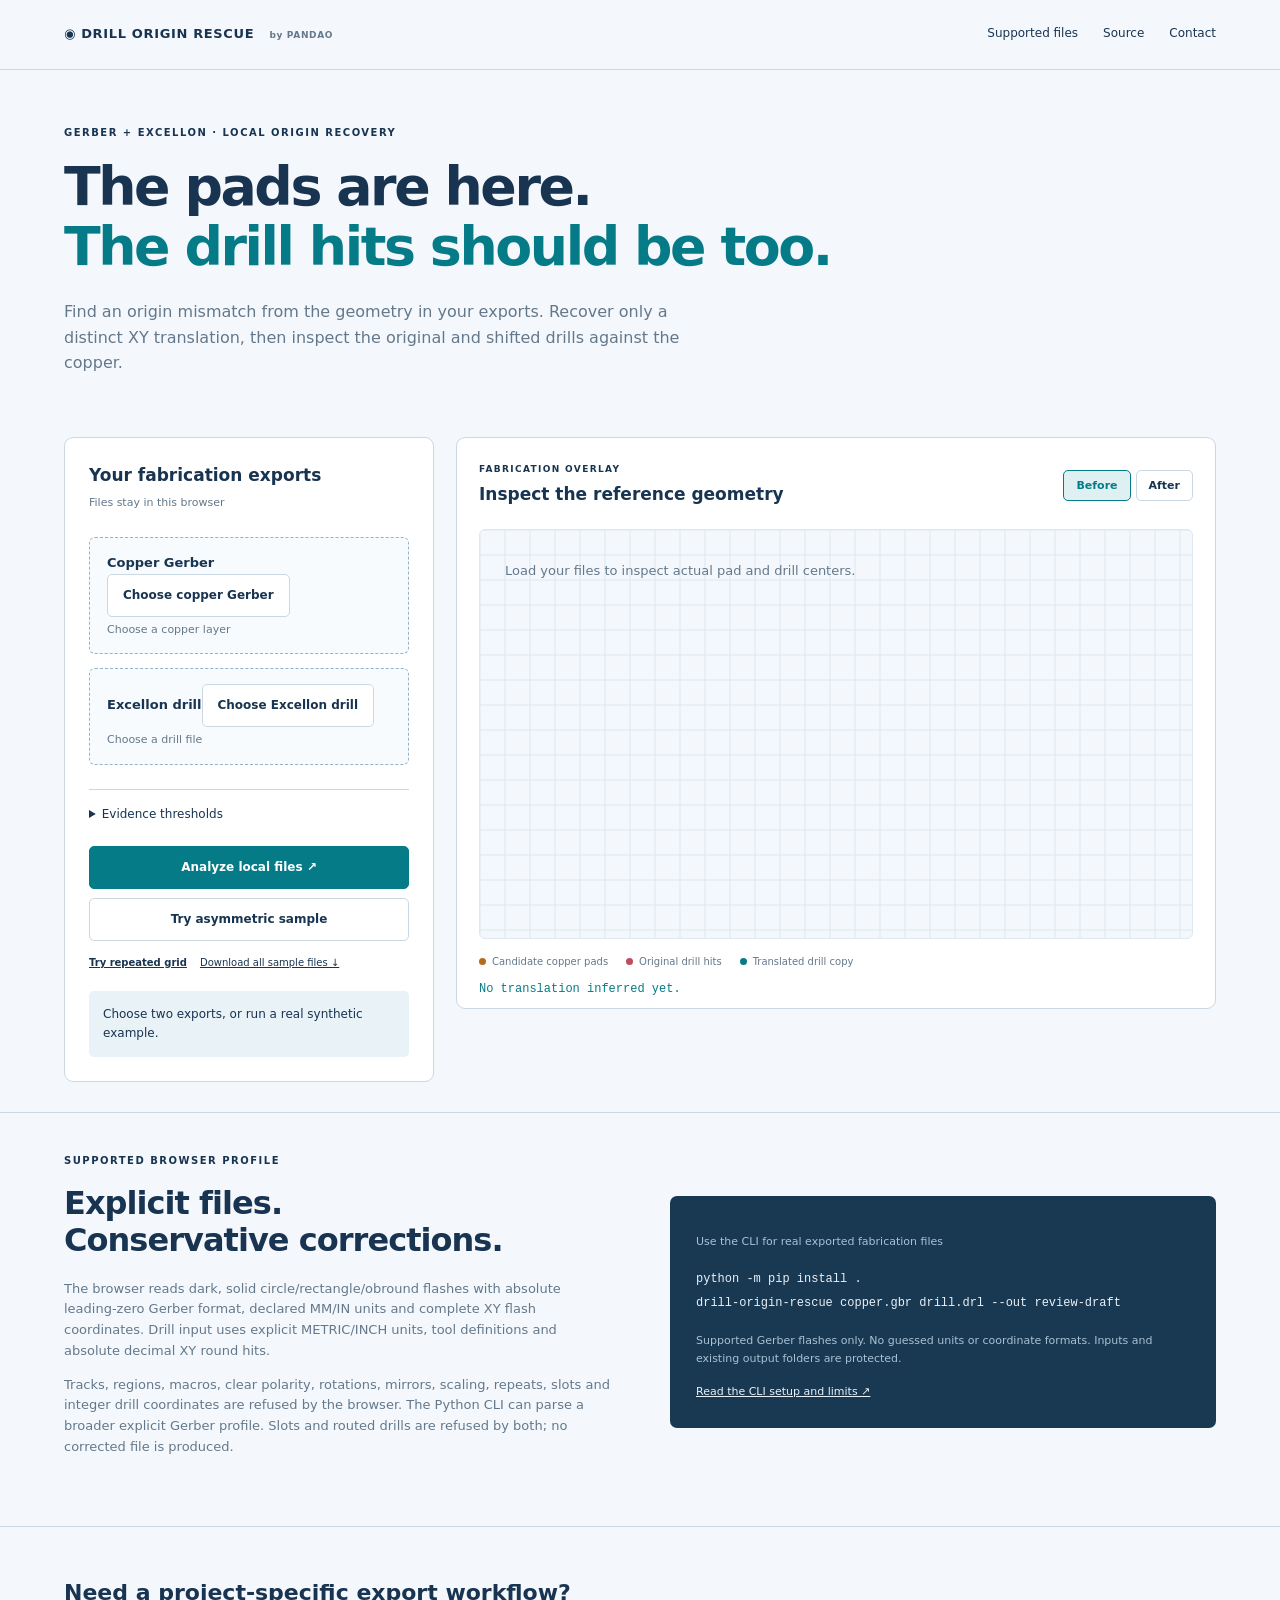
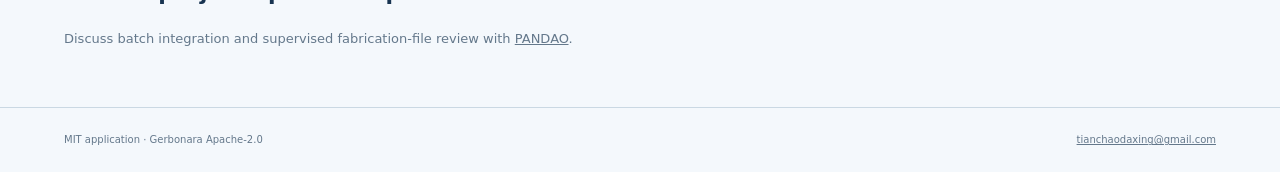
<file: docs/index.html>
<!doctype html><html lang="en"><head><meta charset="utf-8"><meta name="viewport" content="width=device-width,initial-scale=1"><meta name="description" content="Diagnose Gerber and Excellon origin mismatches locally. Recover only a distinct, well-supported XY translation and review the fabrication overlay."><meta http-equiv="Content-Security-Policy" content="default-src 'self'; script-src 'self'; style-src 'self'; img-src 'self' blob:; connect-src 'self'; object-src 'none'; base-uri 'none'; form-action 'none'"><title>Drill Origin Rescue</title><link rel="stylesheet" href="style.css"><script defer src="solver.js"></script><script defer src="parser.js"></script><script defer src="app.js"></script></head><body><header><a class="brand" href="#">◉ DRILL ORIGIN RESCUE <small>by PANDAO</small></a><nav><a href="#profile">Supported files</a><a href="https://github.com/tianchaodaxing-beep/pandao-drill-origin-rescue">Source</a><a href="mailto:tianchaodaxing@gmail.com">Contact</a></nav></header><main><section class="intro"><p class="eyebrow">GERBER + EXCELLON · LOCAL ORIGIN RECOVERY</p><h1>The pads are here.<br><span>The drill hits should be too.</span></h1><p>Find an origin mismatch from the geometry in your exports. Recover only a distinct XY translation, then inspect the original and shifted drills against the copper.</p></section><section class="workspace" id="demo"><div class="controls"><div class="control-head"><h2>Your fabrication exports</h2><span>Files stay in this browser</span></div><div class="uploads"><label>Copper Gerber<input hidden id="copper-file" type="file" accept=".gbr,.ger,.gtl,.gbl,.txt"><button type="button" id="choose-copper" class="secondary">Choose copper Gerber</button><small id="copper-name">Choose a copper layer</small></label><label>Excellon drill<input hidden id="drill-file" type="file" accept=".drl,.xln,.exc,.txt"><button type="button" id="choose-drill" class="secondary">Choose Excellon drill</button><small id="drill-name">Choose a drill file</small></label></div><details><summary>Evidence thresholds</summary><div class="thresholds"><label>Minimum matches<input id="minimum" type="number" min="3" max="2000" value="4"></label><label>Minimum coverage<input id="coverage" type="number" min="0.5" max="1" step="0.05" value="0.8"></label><label>Maximum residual (mm)<input id="tolerance" type="number" min="0.000001" max="0.1" step="0.005" value="0.02"></label></div><p>Defaults require 4 unique matches, at least 80% of all round hits, and residuals within 0.02 mm. Up to 20% may be unmatched; inspect mechanical holes individually.</p></details><div class="actions"><button id="analyze">Analyze local files ↗</button><button id="sample" class="secondary">Try asymmetric sample</button></div><div class="sample-line"><button id="ambiguous" class="text-button">Try repeated grid</button><a href="samples/sample-inputs.zip" download>Download all sample files ↓</a></div><p class="status" id="status" role="status" aria-live="polite">Choose two exports, or run a real synthetic example.</p></div><div class="board-panel"><div class="board-head"><div><p class="eyebrow">FABRICATION OVERLAY</p><h2 id="board-title">Inspect the reference geometry</h2></div><div class="toggle"><button id="before" class="active secondary">Before</button><button id="after" class="secondary">After</button></div></div><canvas id="board" width="1000" height="620" aria-label="Copper pads and original or translated drill holes"></canvas><div class="legend"><span class="copper">Candidate copper pads</span><span class="original">Original drill hits</span><span class="translated">Translated drill copy</span></div><p id="vector">No translation inferred yet.</p></div></section><section id="result" hidden><div class="result-head"><h2 id="outcome"></h2><span class="draft">REVIEW DRAFT</span></div><p id="reason"></p><p class="notice">Verify every fabrication layer and all original manufacturing requirements. Matching centers do not prove correct copper connectivity, plating, clearances or board outline. This tool does not certify manufacturing readiness.</p><div class="result-tools"><label>Hole outcome<select id="filter"><option value="all">All holes</option><option value="matched">Matched</option><option value="unmatched">Unmatched; needs review</option></select></label><button id="download-drill">Download corrected COPY ↓</button><button id="download-packet" class="secondary">Download review packet ↓</button></div><div class="table-wrap"><table><thead><tr><th>Hole</th><th>Outcome</th><th>Original XY (mm)</th><th>Diameter (mm)</th><th>Residual (mm)</th></tr></thead><tbody id="rows"></tbody></table></div><p id="row-limit"></p></section><section class="information" id="profile"><div><p class="eyebrow">SUPPORTED BROWSER PROFILE</p><h2>Explicit files.<br>Conservative corrections.</h2><p>The browser reads dark, solid circle/rectangle/obround flashes with absolute leading-zero Gerber format, declared MM/IN units and complete XY flash coordinates. Drill input uses explicit METRIC/INCH units, tool definitions and absolute decimal XY round hits.</p><p>Tracks, regions, macros, clear polarity, rotations, mirrors, scaling, repeats, slots and integer drill coordinates are refused by the browser. The Python CLI can parse a broader explicit Gerber profile. Slots and routed drills are refused by both; no corrected file is produced.</p></div><div class="cli"><p>Use the CLI for real exported fabrication files</p><pre>python -m pip install .
drill-origin-rescue copper.gbr drill.drl --out review-draft</pre><p>Supported Gerber flashes only. No guessed units or coordinate formats. Inputs and existing output folders are protected.</p><a href="https://github.com/tianchaodaxing-beep/pandao-drill-origin-rescue#quick-start">Read the CLI setup and limits ↗</a></div></section><section class="support"><h2>Need a project-specific export workflow?</h2><p>Discuss batch integration and supervised fabrication-file review with <a href="mailto:tianchaodaxing@gmail.com">PANDAO</a>.</p></section></main><footer><span>MIT application · Gerbonara Apache-2.0</span><a href="mailto:tianchaodaxing@gmail.com">tianchaodaxing@gmail.com</a></footer></body></html>
</file>
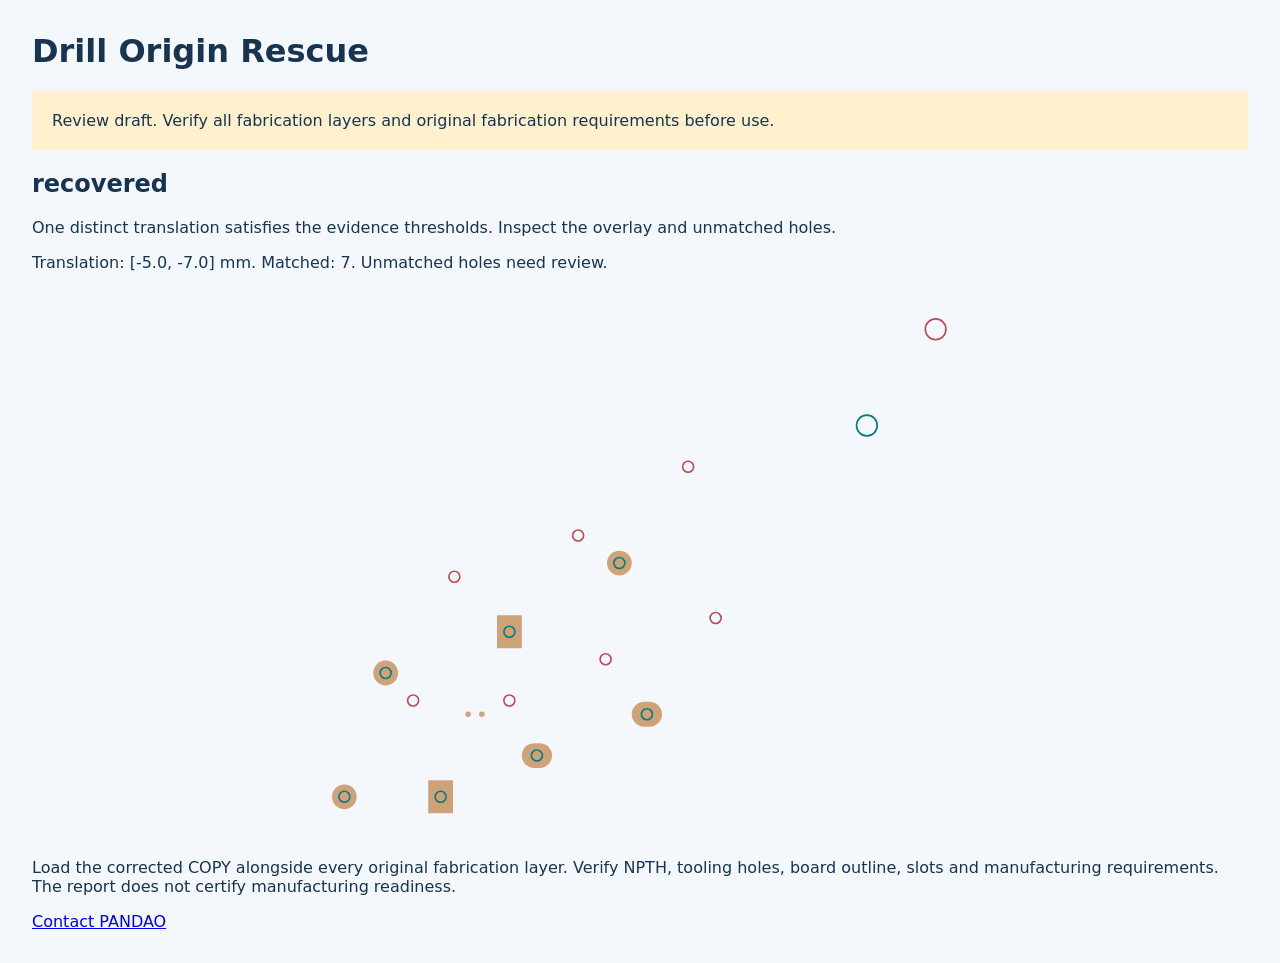
<file: docs/samples/example-output/review.html>
<!doctype html><html lang="en"><meta charset="utf-8"><meta name="viewport" content="width=device-width,initial-scale=1"><meta http-equiv="Content-Security-Policy" content="default-src 'none'; img-src 'self'; style-src 'unsafe-inline'; base-uri 'none'; form-action 'none'"><title>Drill Origin Rescue review</title><style>body{font:16px system-ui;color:#183451;background:#f4f8fc;margin:32px}img{width:100%;max-height:550px}.notice{background:#fff0ce;padding:20px}</style><h1>Drill Origin Rescue</h1><p class="notice">Review draft. Verify all fabrication layers and original fabrication requirements before use.</p><h2>recovered</h2><p>One distinct translation satisfies the evidence thresholds. Inspect the overlay and unmatched holes.</p><p>Translation: [-5.0, -7.0] mm. Matched: 7. Unmatched holes need review.</p><img src="after.svg" alt="Copper, original red drills and translated teal drills"><p>Load the corrected COPY alongside every original fabrication layer. Verify NPTH, tooling holes, board outline, slots and manufacturing requirements. The report does not certify manufacturing readiness.</p><a href="mailto:tianchaodaxing@gmail.com">Contact PANDAO</a></html>
</file>
<file: docs/style.css>
:root{--ink:#183451;--teal:#067b88;--paper:#f4f8fc;--border:#cad8e3;--muted:#64788b}*{box-sizing:border-box}body{margin:0;background:var(--paper);color:var(--ink);font:15px/1.6 system-ui,sans-serif}a{color:inherit}header,main,footer{max-width:1440px;margin:auto}header{display:flex;justify-content:space-between;padding:24px 5vw;border-bottom:1px solid var(--border);gap:20px}.brand{text-decoration:none;font-size:13px;font-weight:750;letter-spacing:.05em}.brand small{font-size:9px;color:var(--muted);margin-left:10px}nav{display:flex;gap:25px;font-size:12px}nav a{text-decoration:none}.intro{padding:55px 5vw 30px;max-width:900px}.eyebrow{font-size:10px;font-weight:700;letter-spacing:.15em;margin:0 0 16px}h1{font-size:clamp(36px,4.2vw,60px);font-weight:550;line-height:1.12;letter-spacing:-.045em;margin:0 0 22px}h1 span{color:var(--teal)}.intro>p:last-child{max-width:660px;color:var(--muted);font-size:16px}.workspace{display:grid;grid-template-columns:370px 1fr;gap:22px;margin:15px 5vw 30px;align-items:start}.controls,.board-panel{background:white;border:1px solid var(--border);border-radius:9px;padding:24px}.control-head h2,.board-head h2{font-size:17px;font-weight:600;margin:0}.control-head>span{font-size:11px;color:var(--muted)}.uploads{display:flex;flex-direction:column;gap:14px;margin:24px 0}.uploads label{position:relative;border:1px dashed #96b3c6;border-radius:6px;padding:15px 17px;background:#f8fbfe;font-size:13px;font-weight:600;cursor:pointer}.uploads input{position:absolute;inset:0;opacity:0;width:100%;cursor:pointer}.uploads label:focus-within{outline:3px solid #8fbcc1}.uploads small{display:block;color:var(--muted);font-weight:400;font-size:11px;margin-top:4px;overflow-wrap:anywhere}details{font-size:12px;border-top:1px solid var(--border);padding-top:15px}details p{font-size:11px;color:var(--muted)}summary{cursor:pointer}.thresholds{display:flex;flex-direction:column;gap:10px;margin:15px 0}.thresholds label{display:flex;align-items:center;justify-content:space-between;gap:10px;font-size:11px}.thresholds input{width:95px;padding:5px}.actions{display:flex;flex-direction:column;gap:9px;margin:22px 0 14px}button{font:600 12px/1.4 system-ui;cursor:pointer;border:1px solid var(--teal);background:var(--teal);color:white;padding:12px 15px;border-radius:5px}button.secondary{color:var(--ink);background:white;border-color:var(--border)}button.active{background:#dff0f2;border-color:var(--teal);color:var(--teal)}button:hover{filter:brightness(.97)}button:disabled{opacity:.4;cursor:default}button:focus-visible,a:focus-visible,select:focus-visible,input:focus-visible{outline:3px solid #b66a20;outline-offset:3px}.sample-line{display:flex;flex-wrap:wrap;gap:13px;align-items:center;font-size:10px}.text-button{border:0;background:none;color:var(--ink);padding:0;text-decoration:underline;font-size:10px}.status{font-size:12px;padding:14px;background:#e8f2f7;border-radius:5px;margin:20px 0 0;overflow-wrap:anywhere}.status.error{background:#fce6e3;color:#973c3b}.board-panel{padding:24px 22px 12px}.board-head{display:flex;justify-content:space-between;gap:20px;align-items:center}.board-head .eyebrow{font-size:9px;margin-bottom:5px}.toggle{display:flex;gap:5px}.toggle button{padding:7px 12px;font-size:11px}canvas{width:100%;height:410px;display:block;margin-top:20px;border:1px solid #deE8f0;border-radius:6px;background:#f4f8fc}.legend{display:flex;gap:18px;font-size:10px;color:var(--muted);flex-wrap:wrap;margin-top:15px}.legend span:before{content:"";width:7px;height:7px;border-radius:50%;display:inline-block;margin-right:6px}.copper:before{background:#b66a20}.original:before{background:#c04c5a}.translated:before{background:var(--teal)}#vector{font:12px ui-monospace,monospace;color:var(--teal);margin:12px 0 0}#result{margin:0 5vw 55px;background:white;border:1px solid var(--border);border-radius:9px;padding:26px}.result-head{display:flex;justify-content:space-between;align-items:center;gap:20px}.result-head h2{font-size:25px;font-weight:550;margin:0}.draft{font-size:9px;letter-spacing:.1em;background:#eaf3f7;padding:7px 10px;border-radius:4px}#reason{font-size:13px;color:var(--muted)}.notice{font-size:12px;padding:18px;background:#fff0ce;border-radius:6px}.result-tools{display:flex;gap:12px;flex-wrap:wrap;align-items:end;margin:24px 0 16px}.result-tools>label{display:flex;flex-direction:column;font-size:11px;gap:5px;margin-right:auto}.result-tools select{padding:8px 12px;background:white;border:1px solid var(--border);border-radius:4px;color:var(--ink)}.table-wrap{overflow:auto;border:1px solid var(--border);border-radius:6px}table{width:100%;border-collapse:collapse;font-size:12px;text-align:left}th,td{padding:12px 16px;border-bottom:1px solid var(--border)}th{font-size:10px;text-transform:uppercase;letter-spacing:.05em;background:#f2f7fb;color:var(--muted)}#row-limit{font-size:10px;color:var(--muted)}.information{padding:40px 5vw 55px;display:grid;grid-template-columns:1fr 1fr;gap:60px;border-top:1px solid var(--border)}.information h2{font-size:32px;line-height:1.15;font-weight:550;letter-spacing:-.03em;margin:0 0 20px}.information p:not(.eyebrow){font-size:13px;color:var(--muted)}.cli{align-self:center;background:#193851;color:#e9f1f8;border-radius:7px;padding:26px}.cli p:not(.eyebrow){color:#a8c2d5;font-size:11px}.cli pre{white-space:pre-wrap;overflow-wrap:anywhere;font:12px/2 ui-monospace,monospace;margin:17px 0}.cli a{font-size:11px}.support{padding:30px 5vw 45px;border-top:1px solid var(--border)}.support h2{font-size:22px;font-weight:550}.support p{font-size:13px;color:var(--muted)}footer{border-top:1px solid var(--border);padding:24px 5vw;font-size:10px;color:var(--muted);display:flex;justify-content:space-between;gap:20px}[hidden]{display:none!important}@media(max-width:1000px){.workspace{grid-template-columns:310px 1fr}.controls{padding:20px}.board-head{flex-direction:column;align-items:start;gap:12px}.information{gap:35px}}@media(max-width:760px){header{padding:20px 6vw}.brand{font-size:11px}.brand small{display:none}nav{gap:16px}nav a:first-child{display:none}.intro{padding:38px 6vw 15px}h1{font-size:40px}.intro>p:last-child{font-size:14px}.workspace{grid-template-columns:1fr;margin:15px 6vw 25px}.uploads{flex-direction:row}.uploads label{flex:1;min-width:0;padding:14px}.actions{flex-direction:row}.actions>button{flex:1}.board-head{flex-direction:row;align-items:center}.board-head h2{font-size:15px}canvas{height:320px}.board-panel{padding:20px 16px}#result{margin:0 6vw 35px;padding:20px}.result-head{gap:10px}.result-head h2{font-size:21px}.result-tools{gap:10px}.result-tools label{width:100%}.information{grid-template-columns:1fr;padding:35px 6vw;gap:20px}.information h2{font-size:29px}.support{padding:25px 6vw}footer{padding:20px 6vw;flex-wrap:wrap}}@media(prefers-reduced-motion:reduce){*{scroll-behavior:auto}}
</file>
